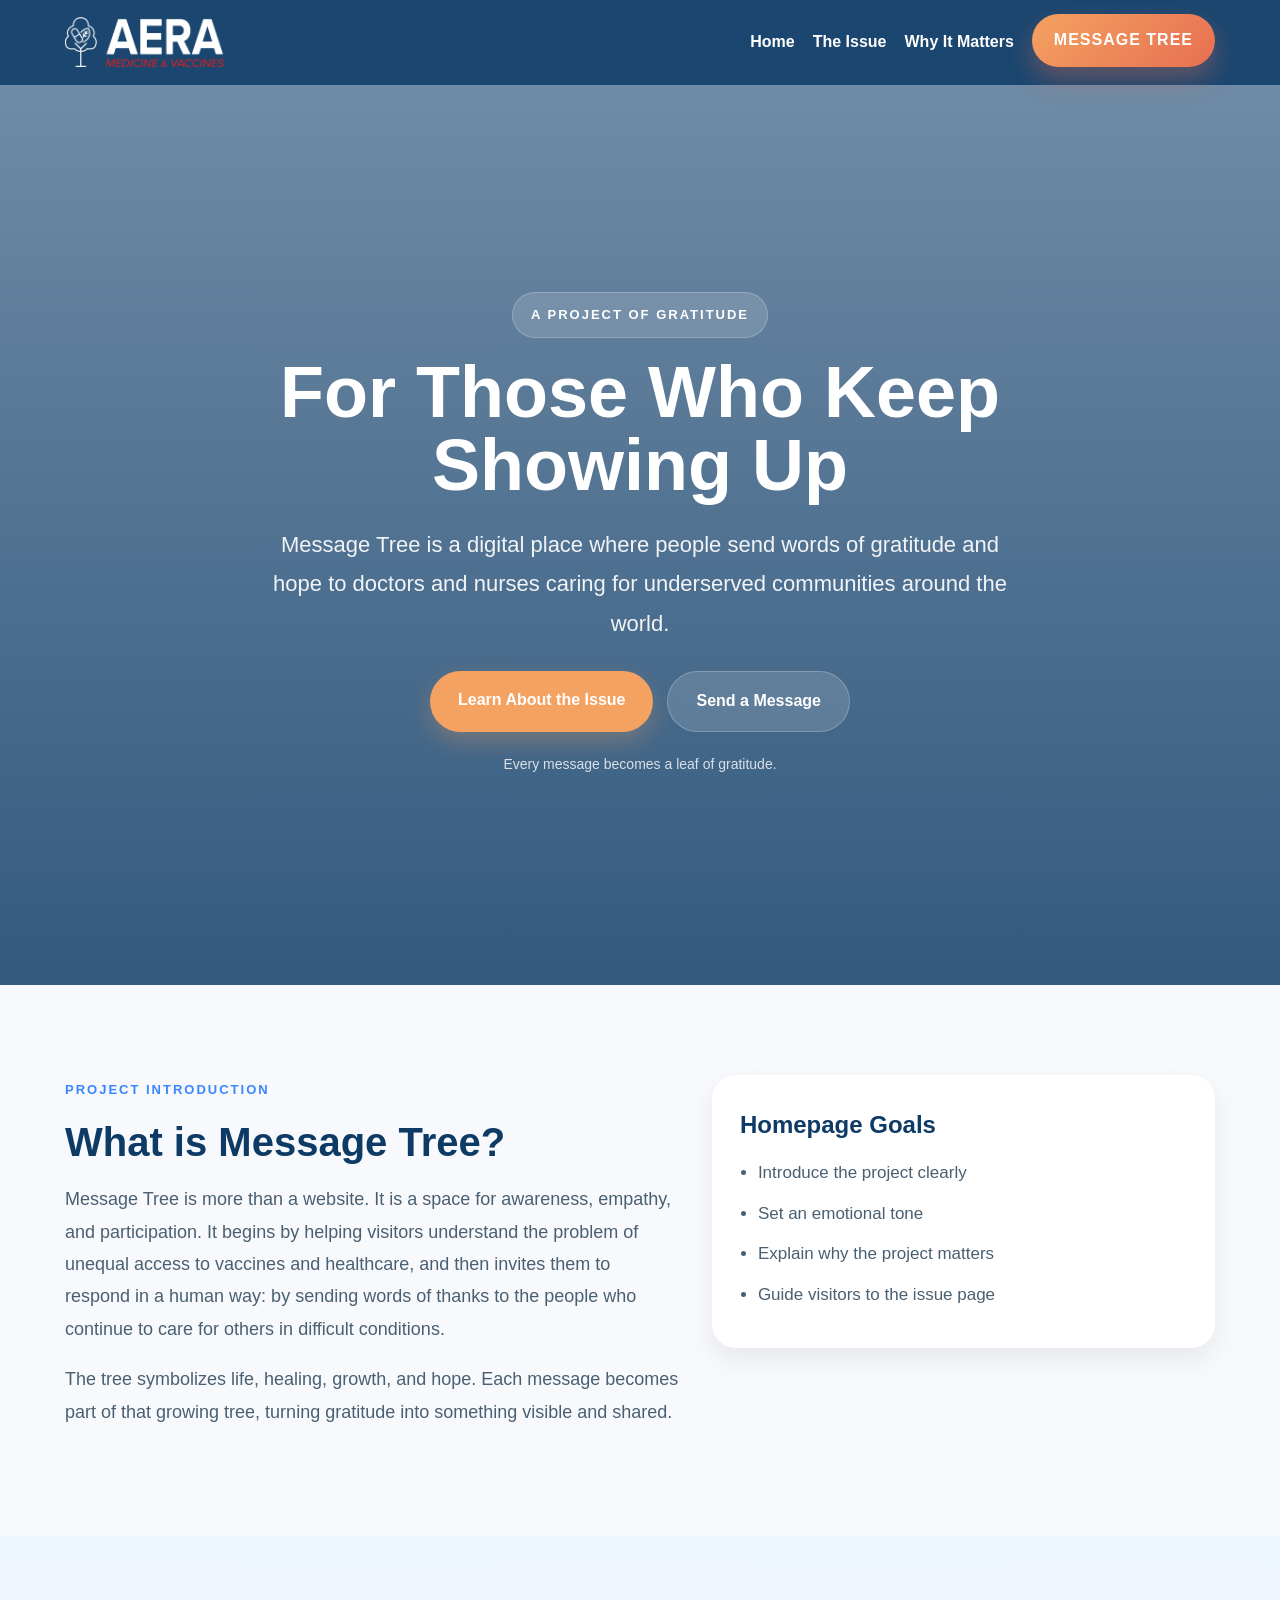
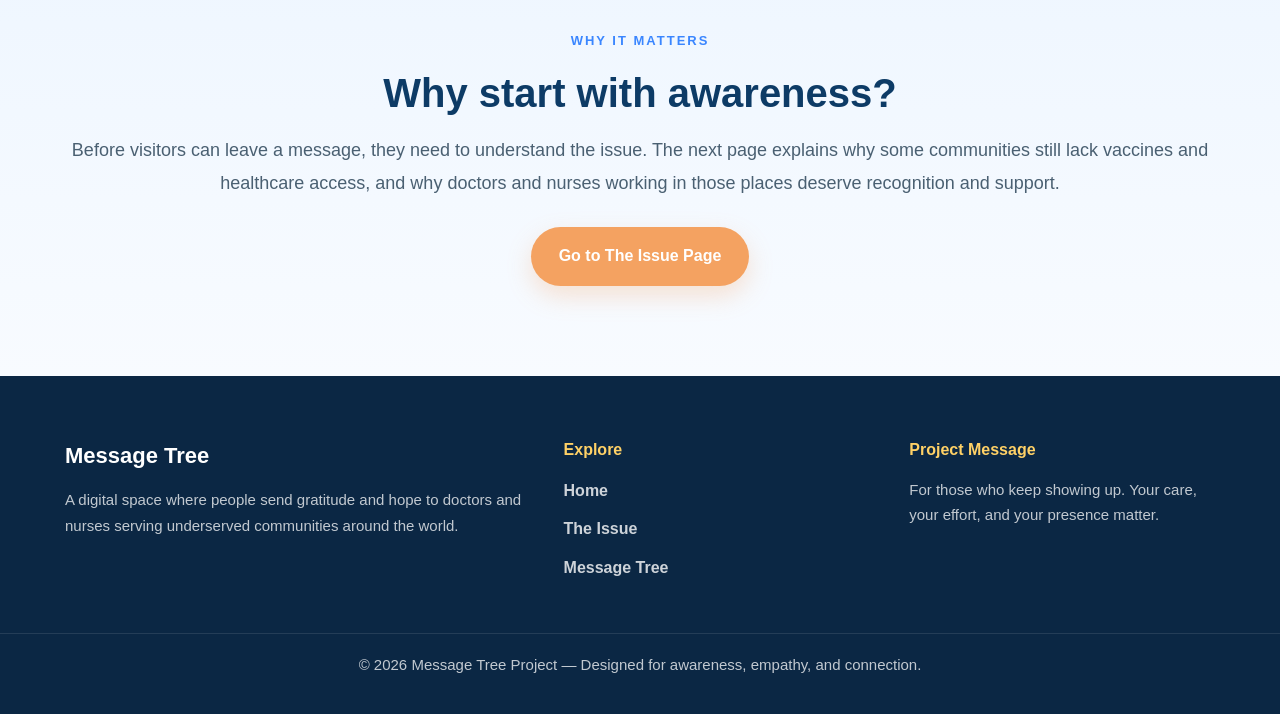
<file: index.html>
<!DOCTYPE html>
<html lang="en">
<head>
  <meta charset="UTF-8" />
  <meta name="viewport" content="width=device-width, initial-scale=1.0" />
  <title>Message Tree | Home</title>
  <link rel="stylesheet" href="style.css" />
</head>
<body>

  <nav class="navbar">
    <div class="container nav-inner">
      <div class="logo">
          <img src="logo2.png" alt="logo" height="50" align="right">
      </div>
      <div class="nav-links">
        <a href="index.html">Home</a>
        <a href="issue.html">The Issue</a>
        <a href="why.html">Why It Matters</a>
        <a class="menubold" href="message.html">MESSAGE TREE</a>
      </div>
    </div>
  </nav>

  <header class="hero">
    <div class="hero-overlay"></div>
    <div class="container hero-content">
      <div class="hero-tag">A Project of Gratitude</div>
      <h1>For Those Who Keep Showing Up</h1>
      <p>
        Message Tree is a digital place where people send words of gratitude
        and hope to doctors and nurses caring for underserved communities
        around the world.
      </p>
      <div class="hero-buttons">
        <a href="issue.html" class="btn btn-primary">Learn About the Issue</a>
        <a href="#" class="btn btn-secondary">Send a Message</a>
      </div>
      <div class="hero-note">Every message becomes a leaf of gratitude.</div>
    </div>
  </header>

  <section class="intro-section">
    <div class="container two-column">
      <div>
        <div class="eyebrow">Project Introduction</div>
        <h2>What is Message Tree?</h2>
        <p>
          Message Tree is more than a website. It is a space for awareness,
          empathy, and participation. It begins by helping visitors understand
          the problem of unequal access to vaccines and healthcare, and then
          invites them to respond in a human way: by sending words of thanks
          to the people who continue to care for others in difficult conditions.
        </p>
        <p>
          The tree symbolizes life, healing, growth, and hope. Each message
          becomes part of that growing tree, turning gratitude into something
          visible and shared.
        </p>
      </div>

      <div class="info-card">
        <h3>Homepage Goals</h3>
        <ul>
          <li>Introduce the project clearly</li>
          <li>Set an emotional tone</li>
          <li>Explain why the project matters</li>
          <li>Guide visitors to the issue page</li>
        </ul>
      </div>
    </div>
  </section>

  <section class="preview-section">
    <div class="container">
      <div class="eyebrow">Why it matters</div>
      <h2>Why start with awareness?</h2>
      <p class="section-text">
        Before visitors can leave a message, they need to understand the issue.
        The next page explains why some communities still lack vaccines and
        healthcare access, and why doctors and nurses working in those places
        deserve recognition and support.
      </p>
      <a href="issue.html" class="btn btn-primary">Go to The Issue Page</a>
    </div>
  </section>




  

<footer class="footer">
  <div class="container footer-grid">

    <div class="footer-about">
      <h3>Message Tree</h3>
      <p>
        A digital space where people send gratitude and hope to doctors and nurses
        serving underserved communities around the world.
      </p>
    </div>

    <div class="footer-links">
      <h4>Explore</h4>
      <ul>
        <li><a href="index.html">Home</a></li>
        <li><a href="issue.html">The Issue</a></li>
        <li><a href="#">Message Tree</a></li>
      </ul>
    </div>

    <div class="footer-message">
      <h4>Project Message</h4>
      <p>
        For those who keep showing up.  
        Your care, your effort, and your presence matter.
      </p>
    </div>

  </div>

  <div class="footer-bottom">
    <p>© 2026 Message Tree Project — Designed for awareness, empathy, and connection.</p>
  </div>
</footer>

</body>
</html>
</file>
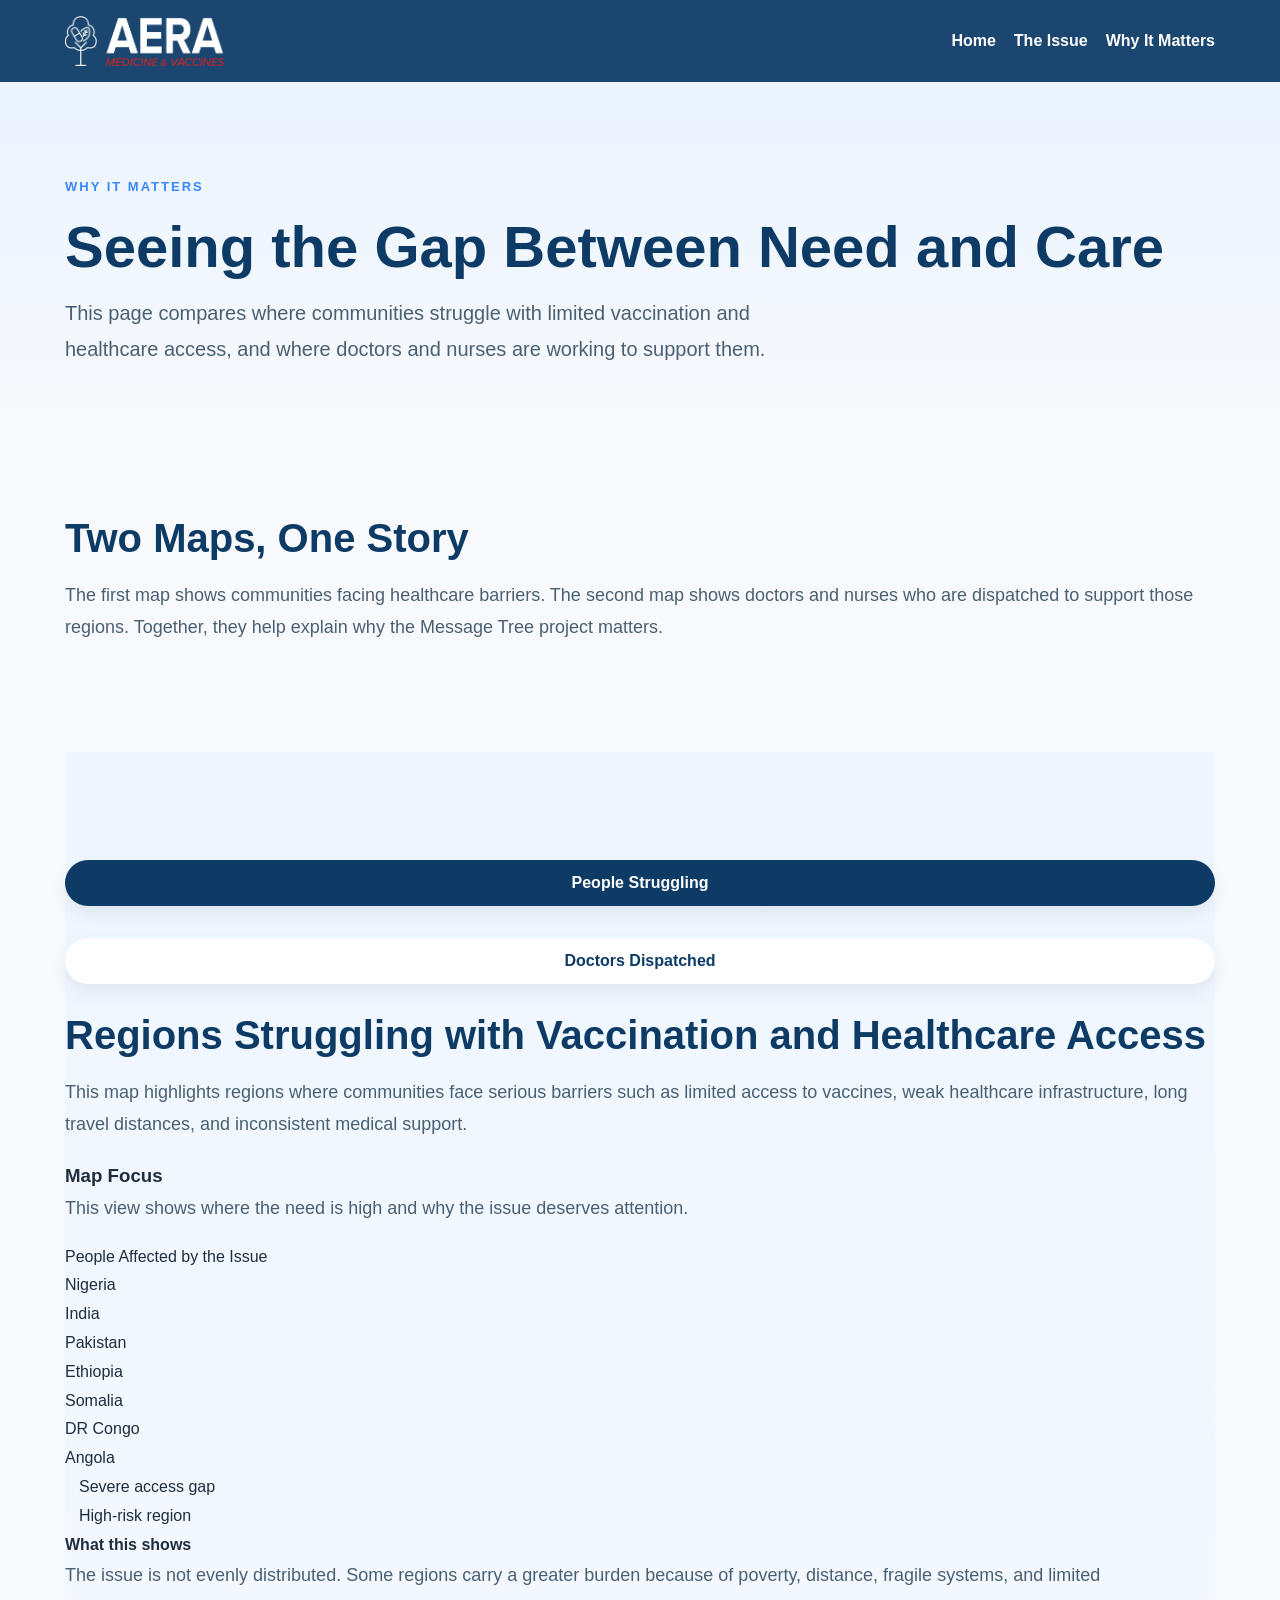
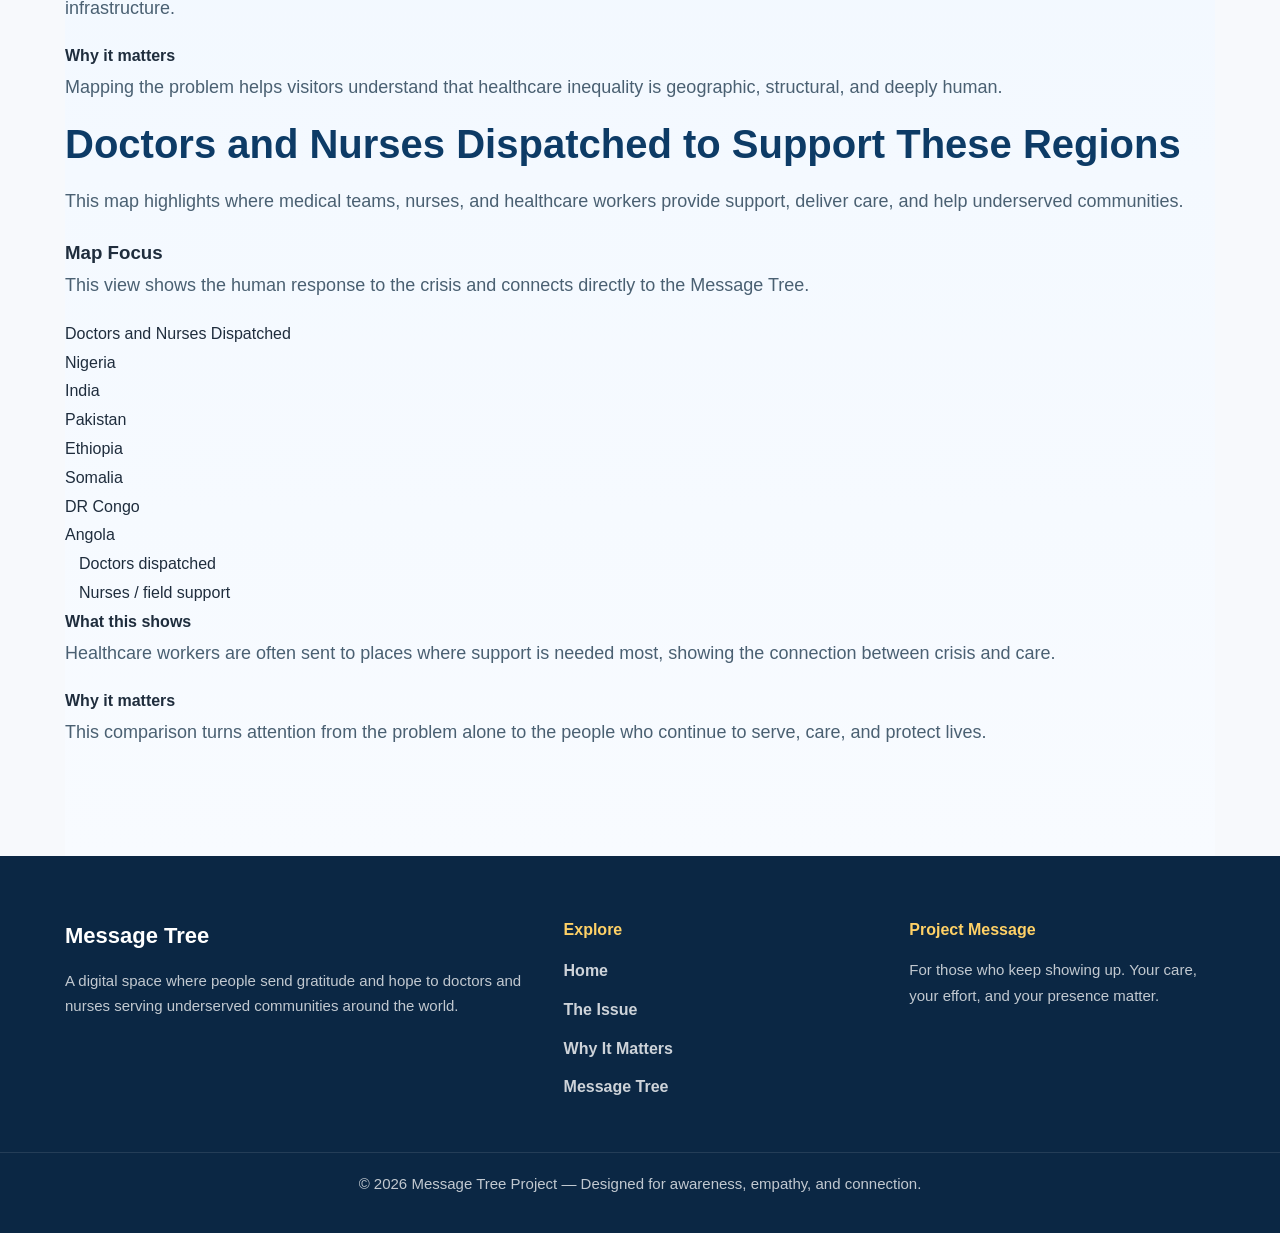
<file: comparison-map1.html>
<!DOCTYPE html>
<html lang="en">
<head>
  <meta charset="UTF-8" />
  <meta name="viewport" content="width=device-width, initial-scale=1.0" />
  <title>Message Tree | Why It Matters</title>
  <link rel="stylesheet" href="style.css" />
</head>
<body>

  <nav class="navbar">
    <div class="container nav-inner">
      <div class="logo">
        <img src="logo2.png" alt="logo" height="50" align="right">
      </div>

      <div class="nav-links">
        <a href="index.html">Home</a>
        <a href="issue.html">The Issue</a>
        <a href="why.html">Why It Matters</a>
      </div>
    </div>
  </nav>

  <header class="page-header why-hero">
    <div class="container">
      <div class="eyebrow">Why it matters</div>
      <h1>Seeing the Gap Between Need and Care</h1>
      <p class="page-subtitle">
        This page compares where communities struggle with limited vaccination and healthcare access,
        and where doctors and nurses are working to support them.
      </p>
    </div>
  </header>

  <main class="comparison-page">
    <div class="container">

      <section class="comparison-intro">
        <h2>Two Maps, One Story</h2>
        <p>
          The first map shows communities facing healthcare barriers. The second map shows
          doctors and nurses who are dispatched to support those regions. Together, they help
          explain why the Message Tree project matters.
        </p>
      </section>

      <section class="map-tabs-section">
        <div class="tabs">
          <button class="tab-button active" data-tab="tab1">People Struggling</button>
          <button class="tab-button" data-tab="tab2">Doctors Dispatched</button>
        </div>

        <div class="tab-panel active" id="tab1">
          <div class="panel-card">
            <div class="panel-head">
              <div>
                <h2>Regions Struggling with Vaccination and Healthcare Access</h2>
                <p>
                  This map highlights regions where communities face serious barriers such as limited access
                  to vaccines, weak healthcare infrastructure, long travel distances, and inconsistent medical support.
                </p>
              </div>

              <div class="summary-box">
                <h3>Map Focus</h3>
                <p>This view shows where the need is high and why the issue deserves attention.</p>
              </div>
            </div>

            <div class="visible-map-box">
              <div class="map-title-chip">People Affected by the Issue</div>

              <div class="marker severe nigeria"><span>Nigeria</span></div>
              <div class="marker severe india"><span>India</span></div>
              <div class="marker high pakistan"><span>Pakistan</span></div>
              <div class="marker high ethiopia"><span>Ethiopia</span></div>
              <div class="marker severe somalia"><span>Somalia</span></div>
              <div class="marker severe drc"><span>DR Congo</span></div>
              <div class="marker high angola"><span>Angola</span></div>

              <div class="map-legend">
                <div><span class="legend-dot severe-dot"></span>Severe access gap</div>
                <div><span class="legend-dot high-dot"></span>High-risk region</div>
              </div>
            </div>

            <div class="compare-footer">
              <div class="mini-card">
                <h4>What this shows</h4>
                <p>
                  The issue is not evenly distributed. Some regions carry a greater burden because of poverty,
                  distance, fragile systems, and limited infrastructure.
                </p>
              </div>

              <div class="mini-card">
                <h4>Why it matters</h4>
                <p>
                  Mapping the problem helps visitors understand that healthcare inequality is geographic,
                  structural, and deeply human.
                </p>
              </div>
            </div>
          </div>
        </div>

        <div class="tab-panel" id="tab2">
          <div class="panel-card">
            <div class="panel-head">
              <div>
                <h2>Doctors and Nurses Dispatched to Support These Regions</h2>
                <p>
                  This map highlights where medical teams, nurses, and healthcare workers provide support,
                  deliver care, and help underserved communities.
                </p>
              </div>

              <div class="summary-box">
                <h3>Map Focus</h3>
                <p>This view shows the human response to the crisis and connects directly to the Message Tree.</p>
              </div>
            </div>

            <div class="visible-map-box">
              <div class="map-title-chip">Doctors and Nurses Dispatched</div>

              <div class="marker doctor nigeria"><span>Nigeria</span></div>
              <div class="marker doctor india"><span>India</span></div>
              <div class="marker nurse pakistan"><span>Pakistan</span></div>
              <div class="marker nurse ethiopia"><span>Ethiopia</span></div>
              <div class="marker doctor somalia"><span>Somalia</span></div>
              <div class="marker doctor drc"><span>DR Congo</span></div>
              <div class="marker nurse angola"><span>Angola</span></div>

              <div class="map-legend">
                <div><span class="legend-dot doctor-dot"></span>Doctors dispatched</div>
                <div><span class="legend-dot nurse-dot"></span>Nurses / field support</div>
              </div>
            </div>

            <div class="compare-footer">
              <div class="mini-card">
                <h4>What this shows</h4>
                <p>
                  Healthcare workers are often sent to places where support is needed most,
                  showing the connection between crisis and care.
                </p>
              </div>

              <div class="mini-card">
                <h4>Why it matters</h4>
                <p>
                  This comparison turns attention from the problem alone to the people who continue
                  to serve, care, and protect lives.
                </p>
              </div>
            </div>
          </div>
        </div>
      </section>

    </div>
  </main>

  <footer class="footer">
    <div class="container footer-grid">
      <div class="footer-about">
        <h3>Message Tree</h3>
        <p>A digital space where people send gratitude and hope to doctors and nurses serving underserved communities around the world.</p>
      </div>

      <div class="footer-links">
        <h4>Explore</h4>
        <ul>
          <li><a href="index.html">Home</a></li>
          <li><a href="issue.html">The Issue</a></li>
          <li><a href="why.html">Why It Matters</a></li>
          <li><a href="#">Message Tree</a></li>
        </ul>
      </div>

      <div class="footer-message">
        <h4>Project Message</h4>
        <p>For those who keep showing up. Your care, your effort, and your presence matter.</p>
      </div>
    </div>

    <div class="footer-bottom">
      <p>© 2026 Message Tree Project — Designed for awareness, empathy, and connection.</p>
    </div>
  </footer>

  <script>
    const buttons = document.querySelectorAll(".tab-button");
    const panels = document.querySelectorAll(".tab-panel");

    buttons.forEach(button => {
      button.addEventListener("click", () => {
        const target = button.dataset.tab;
        buttons.forEach(btn => btn.classList.remove("active"));
        panels.forEach(panel => panel.classList.remove("active"));
        button.classList.add("active");
        document.getElementById(target).classList.add("active");
      });
    });
  </script>

</body>
</html>
</file>
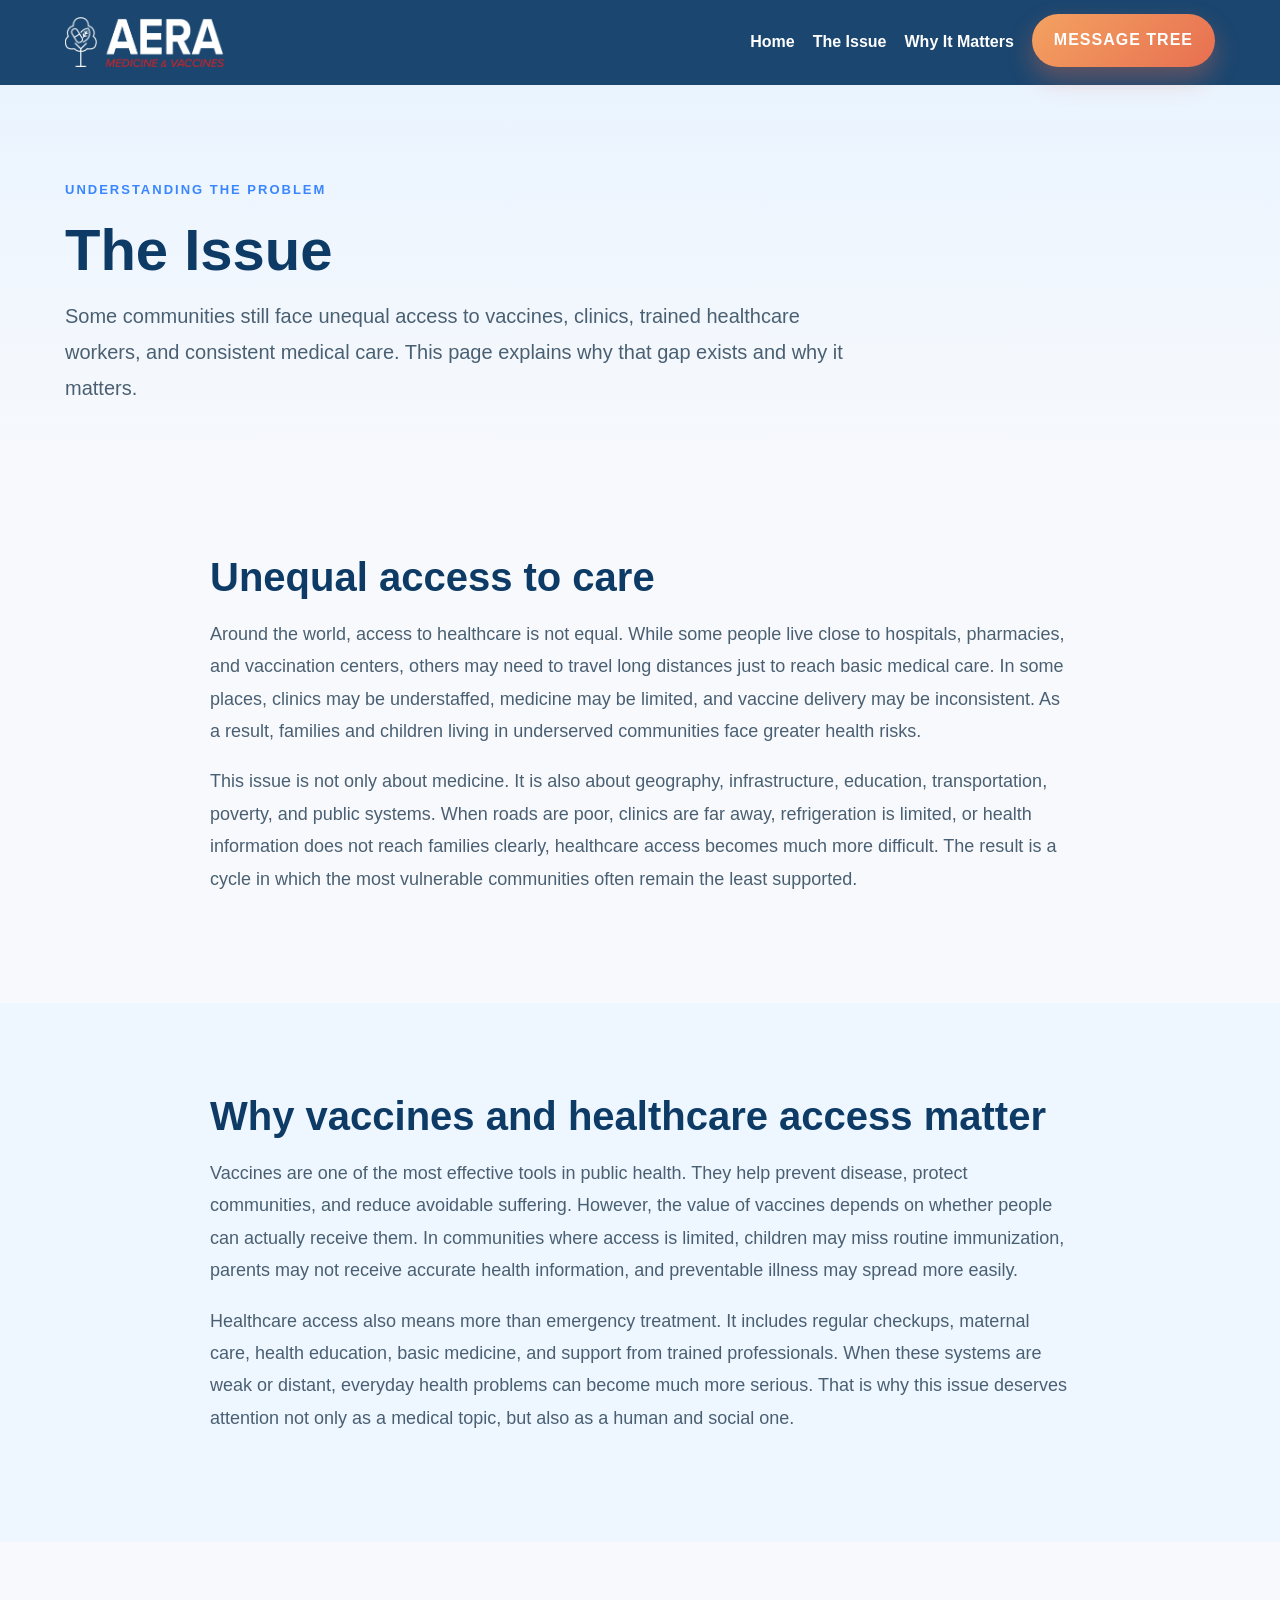
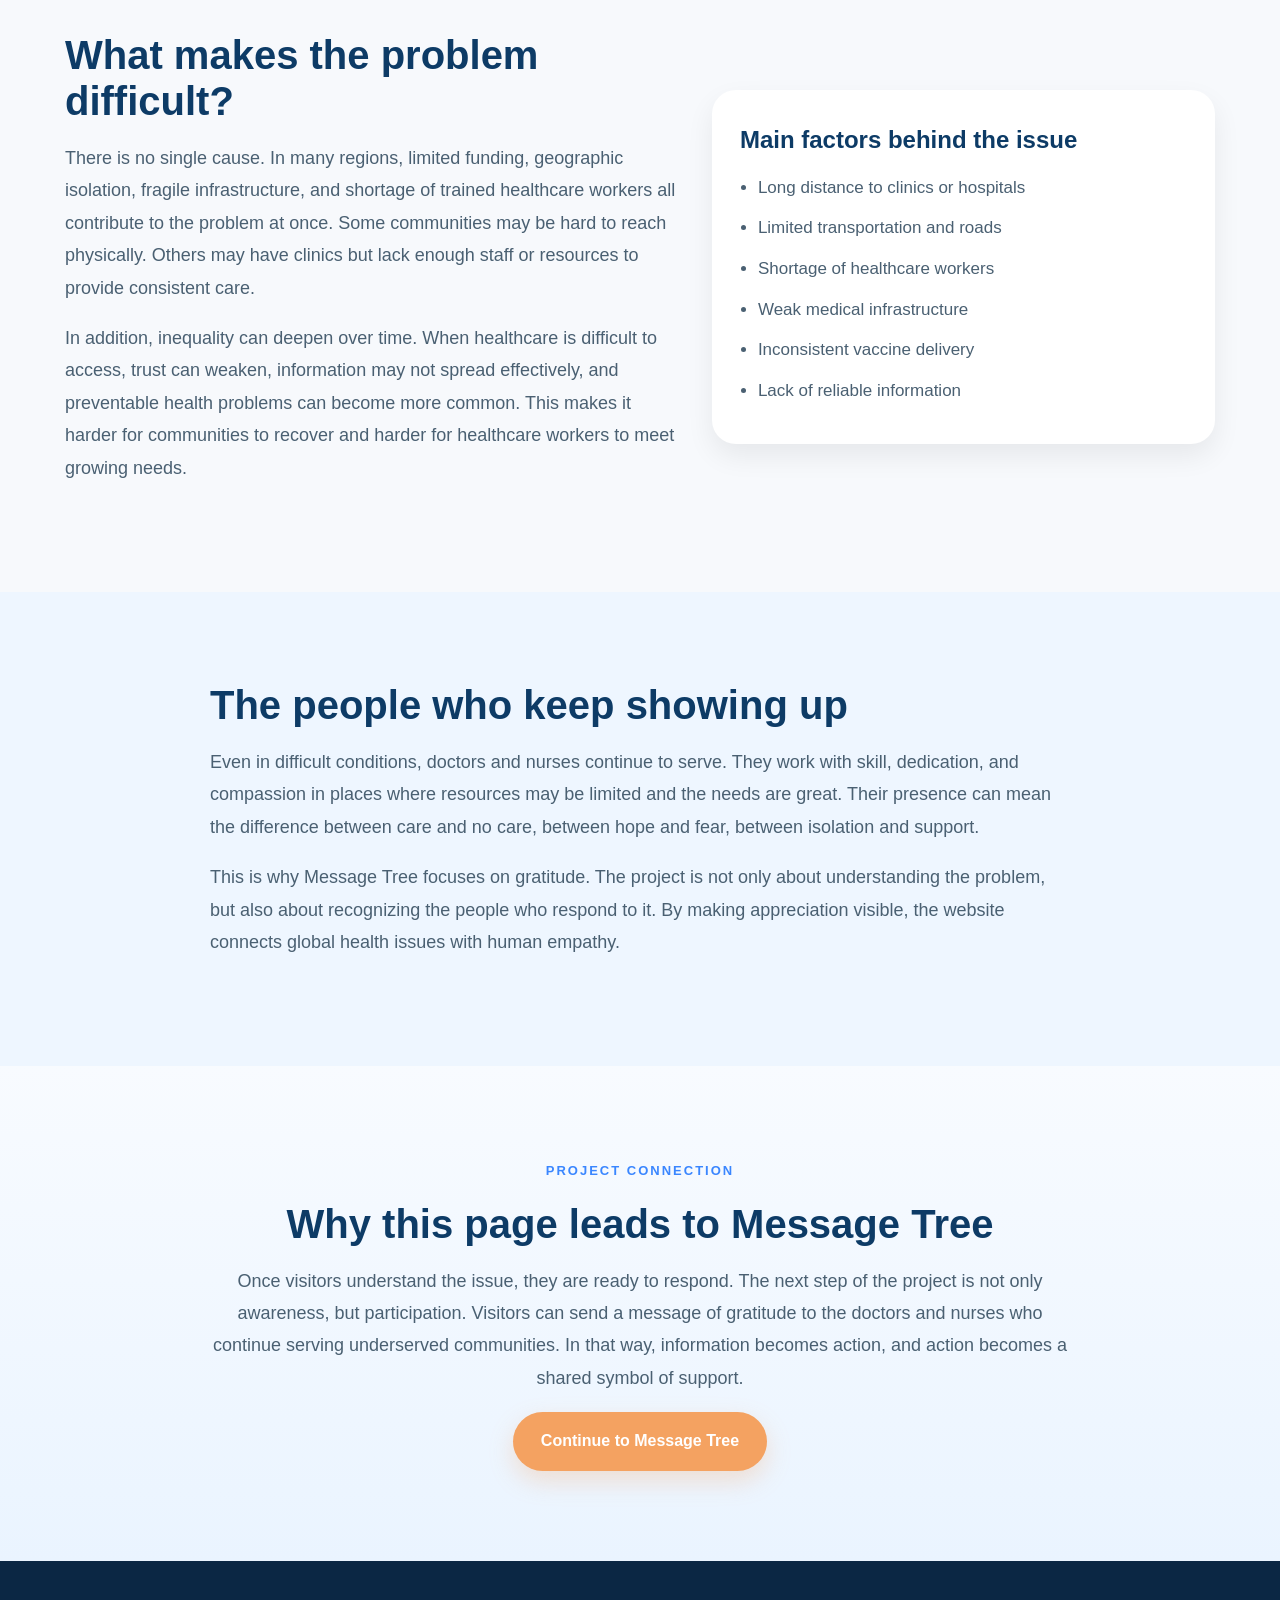
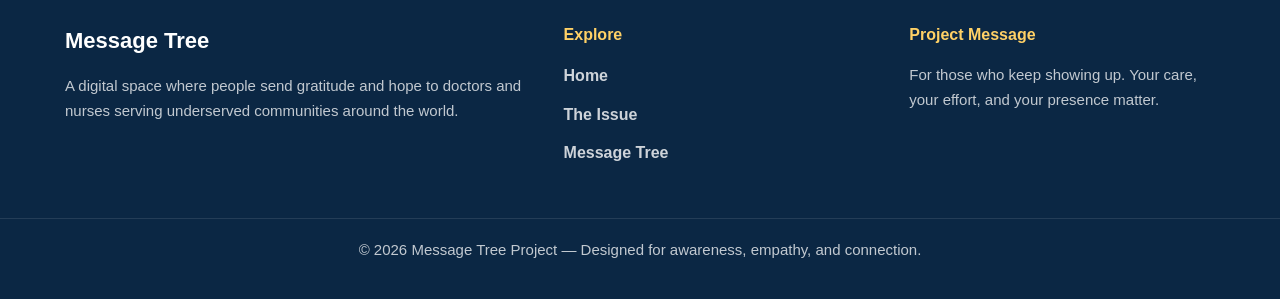
<file: issue.html>
<!DOCTYPE html>
<html lang="en">
<head>
  <meta charset="UTF-8" />
  <meta name="viewport" content="width=device-width, initial-scale=1.0" />
  <title>Message Tree | The Issue</title>
  <link rel="stylesheet" href="style.css" />
</head>
<body>

  <nav class="navbar">
    <div class="container nav-inner">
      <div class="logo">
        <img src="logo2.png" alt="logo" height="50" align="right">
      </div>
      <div class="nav-links">
        <a href="index.html">Home</a>
        <a href="issue.html">The Issue</a>
        <a href="why.html">Why It Matters</a>
        <a class="menubold" href="message.html">MESSAGE TREE</a>
      </div>
    </div>
  </nav>

  <header class="page-header">
    <div class="container">
      <div class="eyebrow">Understanding the Problem</div>
      <h1>The Issue</h1>
      <p class="page-subtitle">
        Some communities still face unequal access to vaccines, clinics,
        trained healthcare workers, and consistent medical care. This page
        explains why that gap exists and why it matters.
      </p>
    </div>
  </header>

  <section class="content-section">
    <div class="container narrow">
      <h2>Unequal access to care</h2>
      <p>
        Around the world, access to healthcare is not equal. While some people
        live close to hospitals, pharmacies, and vaccination centers, others
        may need to travel long distances just to reach basic medical care.
        In some places, clinics may be understaffed, medicine may be limited,
        and vaccine delivery may be inconsistent. As a result, families and
        children living in underserved communities face greater health risks.
      </p>
      <p>
        This issue is not only about medicine. It is also about geography,
        infrastructure, education, transportation, poverty, and public systems.
        When roads are poor, clinics are far away, refrigeration is limited,
        or health information does not reach families clearly, healthcare
        access becomes much more difficult. The result is a cycle in which the
        most vulnerable communities often remain the least supported.
      </p>
    </div>
  </section>

  <section class="content-section alt-bg">
    <div class="container narrow">
      <h2>Why vaccines and healthcare access matter</h2>
      <p>
        Vaccines are one of the most effective tools in public health. They
        help prevent disease, protect communities, and reduce avoidable
        suffering. However, the value of vaccines depends on whether people
        can actually receive them. In communities where access is limited,
        children may miss routine immunization, parents may not receive
        accurate health information, and preventable illness may spread more
        easily.
      </p>
      <p>
        Healthcare access also means more than emergency treatment. It includes
        regular checkups, maternal care, health education, basic medicine,
        and support from trained professionals. When these systems are weak
        or distant, everyday health problems can become much more serious.
        That is why this issue deserves attention not only as a medical topic,
        but also as a human and social one.
      </p>
    </div>
  </section>

  <section class="content-section">
    <div class="container two-column issue-grid">
      <div>
        <h2>What makes the problem difficult?</h2>
        <p>
          There is no single cause. In many regions, limited funding,
          geographic isolation, fragile infrastructure, and shortage of
          trained healthcare workers all contribute to the problem at once.
          Some communities may be hard to reach physically. Others may have
          clinics but lack enough staff or resources to provide consistent care.
        </p>
        <p>
          In addition, inequality can deepen over time. When healthcare is
          difficult to access, trust can weaken, information may not spread
          effectively, and preventable health problems can become more common.
          This makes it harder for communities to recover and harder for
          healthcare workers to meet growing needs.
        </p>
      </div>

      <div class="info-card">
        <h3>Main factors behind the issue</h3>
        <ul>
          <li>Long distance to clinics or hospitals</li>
          <li>Limited transportation and roads</li>
          <li>Shortage of healthcare workers</li>
          <li>Weak medical infrastructure</li>
          <li>Inconsistent vaccine delivery</li>
          <li>Lack of reliable information</li>
        </ul>
      </div>
    </div>
  </section>

  <section class="content-section alt-bg">
    <div class="container narrow">
      <h2>The people who keep showing up</h2>
      <p>
        Even in difficult conditions, doctors and nurses continue to serve.
        They work with skill, dedication, and compassion in places where
        resources may be limited and the needs are great. Their presence can
        mean the difference between care and no care, between hope and fear,
        between isolation and support.
      </p>
      <p>
        This is why Message Tree focuses on gratitude. The project is not only
        about understanding the problem, but also about recognizing the people
        who respond to it. By making appreciation visible, the website connects
        global health issues with human empathy.
      </p>
    </div>
  </section>

  <section class="content-section closing-section">
    <div class="container narrow center-text">
      <div class="eyebrow">Project Connection</div>
      <h2>Why this page leads to Message Tree</h2>
      <p>
        Once visitors understand the issue, they are ready to respond. The next
        step of the project is not only awareness, but participation. Visitors
        can send a message of gratitude to the doctors and nurses who continue
        serving underserved communities. In that way, information becomes action,
        and action becomes a shared symbol of support.
      </p>
      <a href="#" class="btn btn-primary">Continue to Message Tree</a>
    </div>
  </section>

<footer class="footer">
  <div class="container footer-grid">

    <div class="footer-about">
      <h3>Message Tree</h3>
      <p>
        A digital space where people send gratitude and hope to doctors and nurses
        serving underserved communities around the world.
      </p>
    </div>

    <div class="footer-links">
      <h4>Explore</h4>
      <ul>
        <li><a href="index.html">Home</a></li>
        <li><a href="issue.html">The Issue</a></li>
        <li><a href="#">Message Tree</a></li>
      </ul>
    </div>

    <div class="footer-message">
      <h4>Project Message</h4>
      <p>
        For those who keep showing up.  
        Your care, your effort, and your presence matter.
      </p>
    </div>

  </div>

  <div class="footer-bottom">
    <p>© 2026 Message Tree Project — Designed for awareness, empathy, and connection.</p>
  </div>
</footer>

</body>
</html>
</file>
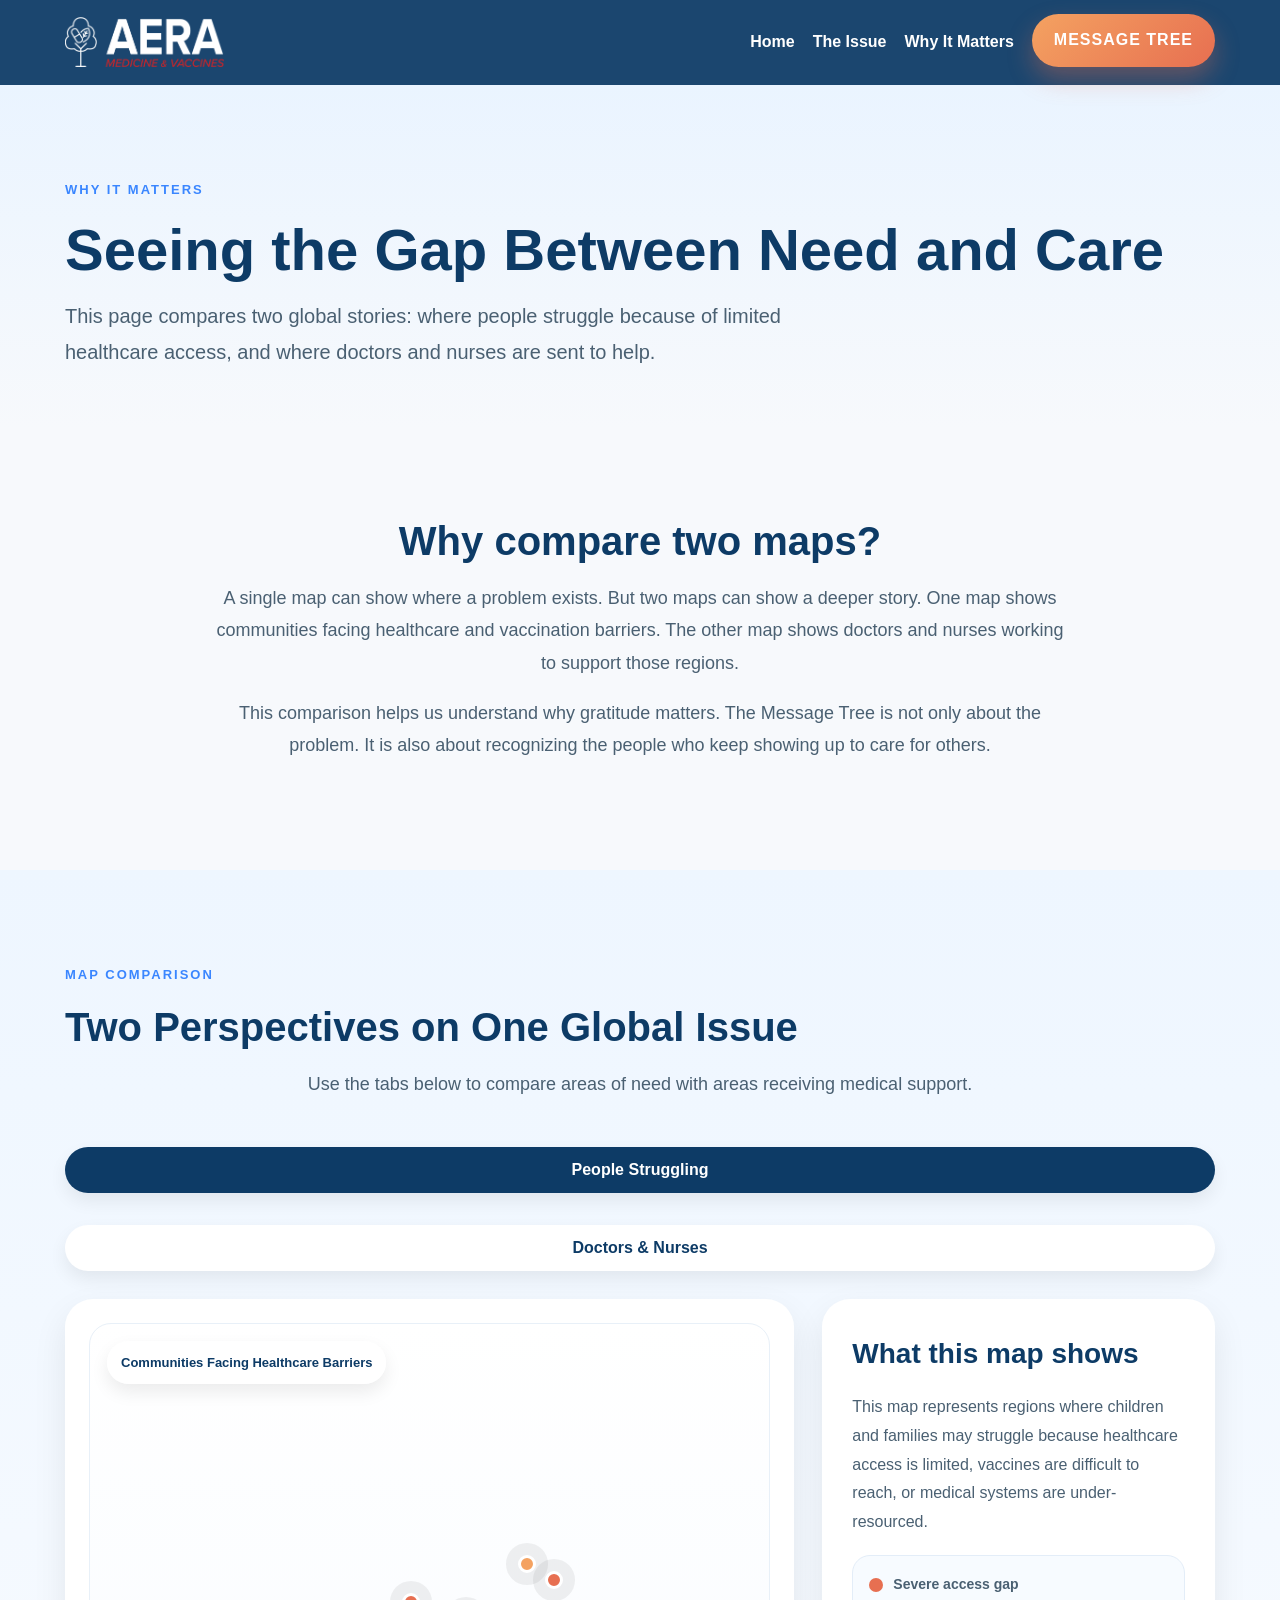
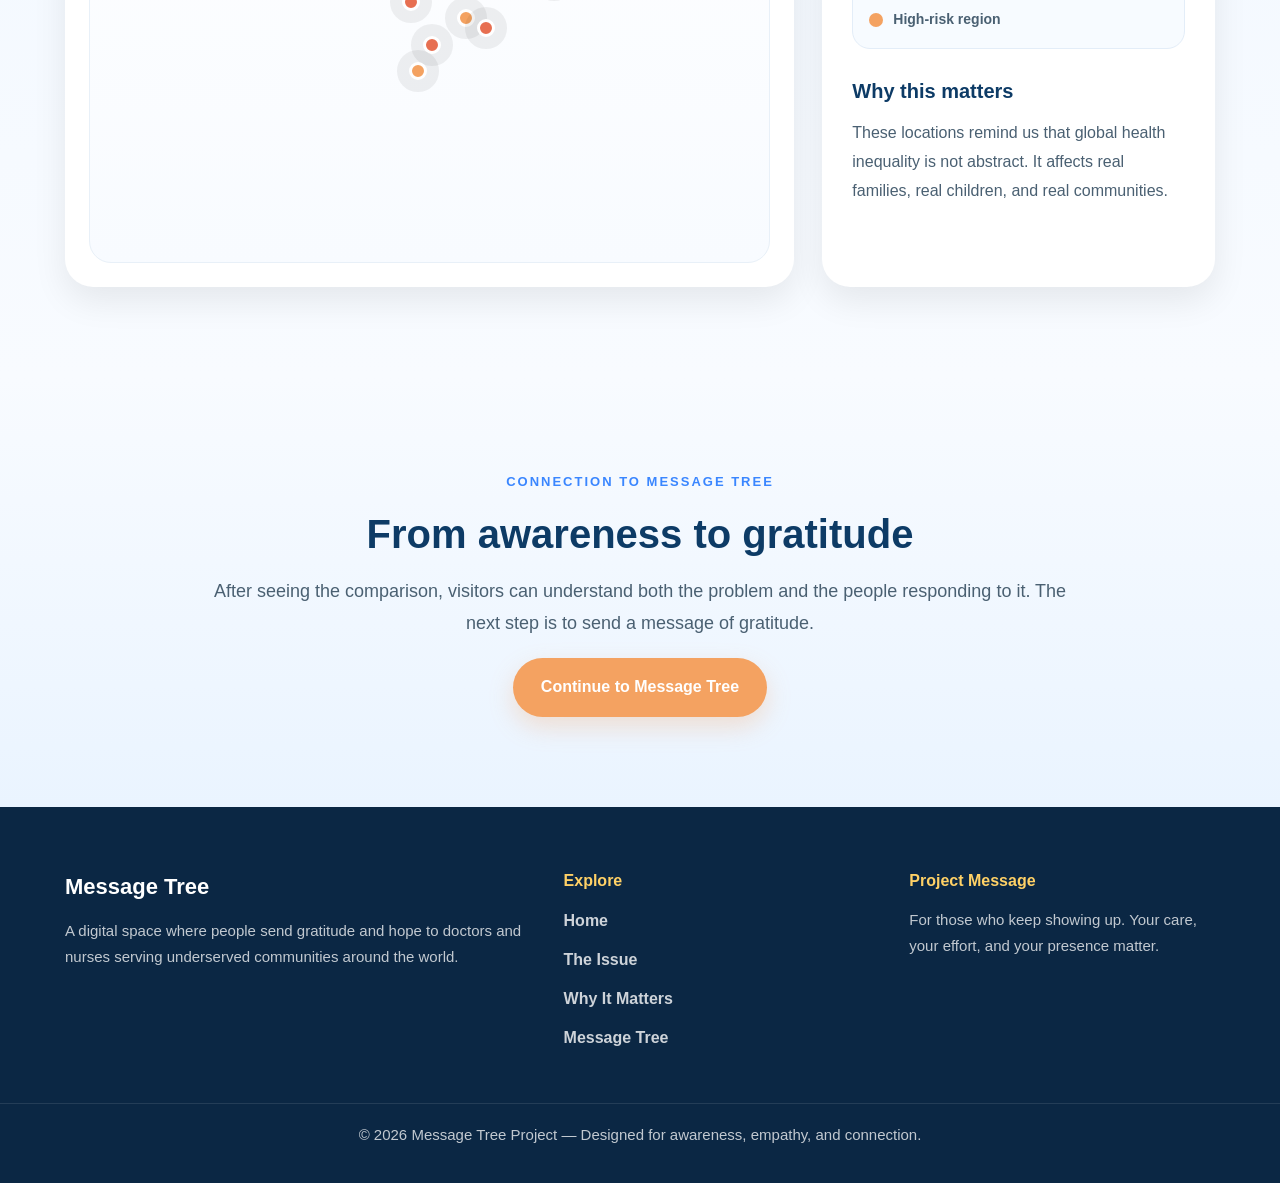
<file: why.html>
<!DOCTYPE html>
<html lang="en">
<head>
  <meta charset="UTF-8" />
  <meta name="viewport" content="width=device-width, initial-scale=1.0" />
  <title>Message Tree | Why It Matters</title>
  <link rel="stylesheet" href="style.css" />
</head>
<body>

  <nav class="navbar">
    <div class="container nav-inner">
      <div class="logo">
        <img src="logo2.png" alt="logo" height="50" align="right">
      </div>
      <div class="nav-links">
        <a href="index.html">Home</a>
        <a href="issue.html">The Issue</a>
        <a href="why.html">Why It Matters</a>
        <a class="menubold" href="message.html">MESSAGE TREE</a>
      </div>
    </div>
  </nav>

  <header class="page-header why-header">
    <div class="container">
      <div class="eyebrow">Why it matters</div>
      <h1>Seeing the Gap Between Need and Care</h1>
      <p class="page-subtitle">
        This page compares two global stories: where people struggle because of limited
        healthcare access, and where doctors and nurses are sent to help.
      </p>
    </div>
  </header>

  <section class="content-section">
    <div class="container narrow center-text">
      <h2>Why compare two maps?</h2>
      <p>
        A single map can show where a problem exists. But two maps can show a deeper story.
        One map shows communities facing healthcare and vaccination barriers. The other map
        shows doctors and nurses working to support those regions.
      </p>
      <p>
        This comparison helps us understand why gratitude matters. The Message Tree is not
        only about the problem. It is also about recognizing the people who keep showing up
        to care for others.
      </p>
    </div>
  </section>

  <section class="map-tabs-section">
    <div class="container">
      <div class="eyebrow">Map comparison</div>
      <h2>Two Perspectives on One Global Issue</h2>
      <p class="section-text">
        Use the tabs below to compare areas of need with areas receiving medical support.
      </p>

      <div class="tabs">
        <button class="tab-button active" onclick="showTab('need')">
          People Struggling
        </button>
        <button class="tab-button" onclick="showTab('care')">
          Doctors & Nurses
        </button>
      </div>

      <div class="tab-content active" id="need">
        <div class="map-layout">
          <div class="map-card">
            <div class="map-label">Communities Facing Healthcare Barriers</div>

            <div class="world-map">
              <span class="map-marker red nigeria"></span>
              <span class="map-marker red india"></span>
              <span class="map-marker orange pakistan"></span>
              <span class="map-marker orange ethiopia"></span>
              <span class="map-marker red somalia"></span>
              <span class="map-marker red drc"></span>
              <span class="map-marker orange angola"></span>
            </div>
          </div>

          <div class="map-info-panel">
            <h3>What this map shows</h3>
            <p>
              This map represents regions where children and families may struggle because
              healthcare access is limited, vaccines are difficult to reach, or medical
              systems are under-resourced.
            </p>

            <div class="legend-box">
              <div><span class="legend-dot red"></span> Severe access gap</div>
              <div><span class="legend-dot orange"></span> High-risk region</div>
            </div>

            <h4>Why this matters</h4>
            <p>
              These locations remind us that global health inequality is not abstract.
              It affects real families, real children, and real communities.
            </p>
          </div>
        </div>
      </div>

      <div class="tab-content" id="care">
        <div class="map-layout">
          <div class="map-card">
            <div class="map-label">Doctors and Nurses Providing Support</div>

            <div class="world-map">
              <span class="map-marker blue nigeria"></span>
              <span class="map-marker blue india"></span>
              <span class="map-marker green pakistan"></span>
              <span class="map-marker green ethiopia"></span>
              <span class="map-marker blue somalia"></span>
              <span class="map-marker blue drc"></span>
              <span class="map-marker green angola"></span>
            </div>
          </div>

          <div class="map-info-panel">
            <h3>What this map shows</h3>
            <p>
              This map represents the human response: doctors, nurses, and healthcare
              workers who travel, serve, and support communities where care is needed.
            </p>

            <div class="legend-box">
              <div><span class="legend-dot blue"></span> Doctors dispatched</div>
              <div><span class="legend-dot green"></span> Nurses / field support</div>
            </div>

            <h4>Why this matters</h4>
            <p>
              This is where the Message Tree connects to the project. The website gives
              visitors a way to recognize and thank the people behind this work.
            </p>
          </div>
        </div>
      </div>

    </div>
  </section>

  <section class="content-section closing-section">
    <div class="container narrow center-text">
      <div class="eyebrow">Connection to Message Tree</div>
      <h2>From awareness to gratitude</h2>
      <p>
        After seeing the comparison, visitors can understand both the problem and the
        people responding to it. The next step is to send a message of gratitude.
      </p>
      <a href="#" class="btn btn-primary">Continue to Message Tree</a>
    </div>
  </section>

  <footer class="footer">
    <div class="container footer-grid">

      <div class="footer-about">
        <h3>Message Tree</h3>
        <p>
          A digital space where people send gratitude and hope to doctors and nurses
          serving underserved communities around the world.
        </p>
      </div>

      <div class="footer-links">
        <h4>Explore</h4>
        <ul>
          <li><a href="index.html">Home</a></li>
          <li><a href="issue.html">The Issue</a></li>
          <li><a href="why.html">Why It Matters</a></li>
          <li><a href="#">Message Tree</a></li>
        </ul>
      </div>

      <div class="footer-message">
        <h4>Project Message</h4>
        <p>
          For those who keep showing up.
          Your care, your effort, and your presence matter.
        </p>
      </div>

    </div>

    <div class="footer-bottom">
      <p>© 2026 Message Tree Project — Designed for awareness, empathy, and connection.</p>
    </div>
  </footer>

  <script>
    function showTab(tabId) {
      const contents = document.querySelectorAll(".tab-content");
      const buttons = document.querySelectorAll(".tab-button");

      contents.forEach(content => {
        content.classList.remove("active");
      });

      buttons.forEach(button => {
        button.classList.remove("active");
      });

      document.getElementById(tabId).classList.add("active");
      event.target.classList.add("active");
    }
  </script>

</body>
</html>
</file>
<file: style.css>
* {
  box-sizing: border-box;
  margin: 0;
  padding: 0;
}

html {
  scroll-behavior: smooth;
}

body {
  font-family: Arial, sans-serif;
  background: #f7f9fc;
  color: #1f2d3d;
  line-height: 1.8;
}

a {
  color: white;
  text-decoration: none;
  font-weight: 600;
  transition: 0.3s ease;

}

.container {
  width: min(1150px, 92%);
  margin: 0 auto;
}

.narrow {
  width: min(860px, 92%);
  margin: 0 auto;
}

.center-text {
  text-align: center;
}

/* NAV */
.navbar {
  position: sticky;
  top: 0;
  z-index: 1000;
  background: rgba(13, 59, 102, 0.94);
  backdrop-filter: blur(8px);
  padding: 16px 0;
}

.nav-inner {
  display: flex;
  justify-content: space-between;
  align-items: center;
  gap: 20px;
}

.logo {
  color: white;
  height: 50px;
  width: auto;
  font-size: 22px;
  font-weight: bold;
}

.nav-links {
  display: flex;
  align-items: center;
  gap: 18px;
}

.nav-links a {
  color: white;
  text-decoration: none;
  font-weight: 600;
  transition: 0.3s ease;
}

/* normal menu hover */
.nav-links a:hover {
  opacity: 0.8;
}

/* POPPED OUT MENU */
.menubold {
  background: linear-gradient(135deg, #f4a261, #e76f51);
  padding: 12px 22px;
  border-radius: 999px;
  color: white !important;
  font-weight: bold;
  letter-spacing: 1px;
  box-shadow: 0 12px 24px rgba(231,111,81,0.35);
  transform: translateY(-2px);
  transition: 0.3s ease;
}

/* hover effect */
.menubold:hover {
  transform: translateY(-5px) scale(1.04);
  box-shadow: 0 18px 34px rgba(231,111,81,0.45);
}

/* HERO */
.hero {
  position: relative;
  min-height: 100vh;
  background:
    linear-gradient(to bottom, rgba(13,59,102,0.58), rgba(13,59,102,0.84)),
    url("https://images.unsplash.com/photo-1501004318641-b39e6451bec6?auto=format&fit=crop&w=1600&q=80")
    center/cover no-repeat;
  display: flex;
  align-items: center;
  text-align: center;
  color: white;
}

.hero-overlay {
  position: absolute;
  inset: 0;
}

.hero-content {
  position: relative;
  z-index: 2;
  max-width: 820px;
  margin: 0 auto;
  padding: 40px 0;
}

.hero-tag,
.eyebrow {
  display: inline-block;
  margin-bottom: 18px;
  font-size: 13px;
  font-weight: bold;
  letter-spacing: 2px;
  text-transform: uppercase;
  color: #3a86ff;
}

.hero-tag {
  color: white;
  padding: 10px 18px;
  border-radius: 999px;
  background: rgba(255,255,255,0.14);
  border: 1px solid rgba(255,255,255,0.22);
}

.hero h1 {
  font-size: 72px;
  line-height: 1.02;
  margin-bottom: 22px;
}

.hero p {
  font-size: 22px;
  max-width: 760px;
  margin: 0 auto 28px;
  color: rgba(255,255,255,0.92);
}

.hero-buttons {
  display: flex;
  justify-content: center;
  flex-wrap: wrap;
  gap: 14px;
}

.hero-note {
  margin-top: 20px;
  font-size: 14px;
  color: rgba(255,255,255,0.8);
}

/* BUTTONS */
.btn {
  display: inline-block;
  padding: 15px 28px;
  border-radius: 999px;
  font-weight: bold;
  transition: 0.3s ease;
}

.btn-primary {
  background: #f4a261;
  color: white;
  box-shadow: 0 10px 24px rgba(244,162,97,0.28);
}

.btn-primary:hover {
  background: #e76f51;
  transform: translateY(-2px);
}

.btn-secondary {
  background: rgba(255,255,255,0.14);
  color: white;
  border: 1px solid rgba(255,255,255,0.22);
}

.btn-secondary:hover {
  background: rgba(255,255,255,0.2);
}

/* PAGE HEADER */
.page-header {
  padding: 90px 0 40px;
  background: linear-gradient(to bottom, #eaf4ff, #f7f9fc);
}

.page-header h1 {
  font-size: 58px;
  line-height: 1.08;
  color: #0d3b66;
  margin-bottom: 16px;
}

.page-subtitle {
  font-size: 20px;
  color: #4a6072;
  max-width: 780px;
}

/* SECTIONS */
section {
  padding: 90px 0;
}

h2 {
  font-size: 40px;
  color: #0d3b66;
  margin-bottom: 18px;
  line-height: 1.15;
}

p {
  font-size: 18px;
  color: #4a6072;
  margin-bottom: 18px;
}

.section-text {
  max-width: 1150px;
  margin-bottom: 28px;
  text-align: center;
}

.alt-bg {
  background: #eef6ff;
}

/* LAYOUTS */
.two-column {
  display: grid;
  grid-template-columns: 1.1fr 0.9fr;
  gap: 32px;
  align-items: start;
}

.issue-grid {
  align-items: center;
}

/* CARDS */
.info-card {
  background: white;
  border-radius: 24px;
  padding: 28px;
  box-shadow: 0 12px 28px rgba(0,0,0,0.07);
}

.info-card h3 {
  color: #0d3b66;
  font-size: 24px;
  margin-bottom: 12px;
}

.info-card ul {
  padding-left: 18px;
}

.info-card li {
  color: #4a6072;
  margin-bottom: 10px;
  font-size: 17px;
}

/* PREVIEW */
.preview-section {
  background: linear-gradient(to bottom, #eef6ff, #f8fbff);
  text-align: center;
}

.closing-section {
  background: linear-gradient(to bottom, #f8fbff, #eaf4ff);
}


/* MESSAGE HERO */

.message-hero {
  padding: 130px 20px 90px;
  text-align: center;
  background:
    linear-gradient(
      to bottom,
      rgba(13,59,102,0.65),
      rgba(238,246,255,0.96)
    ),
    url("https://images.unsplash.com/photo-1505751172876-fa1923c5c528?auto=format&fit=crop&w=1600&q=80")
    center/cover no-repeat;
}

.message-hero-content {
  max-width: 820px;
  margin: 0 auto;
}

.message-hero h1 {
  font-size: 72px;
  color: white;
  margin-bottom: 18px;
}

.message-hero p {
  font-size: 22px;
  color: rgba(255,255,255,0.92);
}

/* TREE LAYOUT */

.message-tree-layout {
  width: min(1200px, 92%);
  margin: 0 auto;
  padding: 80px 0;
  display: grid;
  grid-template-columns: 1.2fr 0.8fr;
  gap: 40px;
  align-items: center;
}

.tree-visual-area {
  position: relative;
  min-height: 700px;
  background: radial-gradient(circle at center, #ffffff, #eaf7ef);
  border-radius: 34px;
  overflow: hidden;
  box-shadow: 0 24px 60px rgba(0,0,0,0.1);
  display: flex;
  align-items: center;
  justify-content: center;
}

.message-tree-image {
  max-width: 76%;
  max-height: 580px;
  object-fit: contain;
  z-index: 2;
  animation: treeBreath 5s ease-in-out infinite;
}

.message-leaves-layer {
  position: absolute;
  inset: 0;
  z-index: 3;
}

.message-leaf {
  position: absolute;
  max-width: 160px;
  padding: 12px 16px;
  background: linear-gradient(135deg, #43aa8b, #2d8a57);
  color: white;
  border-radius: 50px 50px 50px 12px;
  font-size: 14px;
  line-height: 1.5;
  box-shadow: 0 12px 24px rgba(0,0,0,0.15);
  animation: leafFloat 4s ease-in-out infinite;
  transition: 0.3s ease;
}

.message-leaf:hover {
  transform: scale(1.1);
  background: linear-gradient(135deg, #f4a261, #e76f51);
  z-index: 10;
}

.message-leaf span {
  display: block;
}

/* LEAF POSITIONS */

.leaf-1 { top: 18%; left: 24%; }
.leaf-2 { top: 22%; right: 18%; }
.leaf-3 { top: 38%; left: 16%; }
.leaf-4 { top: 40%; right: 18%; }
.leaf-5 { top: 56%; left: 28%; }
.leaf-6 { top: 58%; right: 28%; }
.leaf-7 { top: 28%; left: 44%; }
.leaf-8 { top: 46%; left: 44%; }
.leaf-9 { top: 64%; left: 44%; }
.leaf-10 { top: 30%; right: 36%; }

/* MESSAGE PANEL */

.message-form-panel {
  background: white;
  padding: 40px;
  border-radius: 32px;
  box-shadow: 0 20px 50px rgba(0,0,0,0.1);
}

.message-form-panel h2 {
  font-size: 42px;
  color: #0d3b66;
  margin-bottom: 14px;
}

.message-form-panel p {
  color: #4a6072;
  line-height: 1.8;
  margin-bottom: 24px;
}

textarea {
  width: 100%;
  height: 150px;
  border: 1px solid #d7e3ef;
  border-radius: 20px;
  padding: 18px;
  font-size: 16px;
  resize: none;
  font-family: Arial, sans-serif;
}

textarea:focus {
  outline: none;
  border-color: #43aa8b;
  box-shadow: 0 0 0 4px rgba(67,170,139,0.14);
}

button {
  width: 100%;
  margin-top: 18px;
  border: none;
  padding: 16px;
  border-radius: 999px;
  background: linear-gradient(135deg, #f4a261, #e76f51);
  color: white;
  font-size: 16px;
  font-weight: bold;
  cursor: pointer;
}

button:hover {
  transform: translateY(-3px);
}

/* COUNTER */

.leaf-counter {
  margin-top: 22px;
  padding: 14px;
  border-radius: 14px;
  background: #eef6ff;
  color: #0d3b66;
  font-weight: bold;
  text-align: center;
}

/* ANIMATIONS */

@keyframes leafFloat {
  0% { transform: translateY(0); }
  50% { transform: translateY(-10px); }
  100% { transform: translateY(0); }
}

@keyframes treeBreath {
  0% { transform: scale(1); }
  50% { transform: scale(1.025); }
  100% { transform: scale(1); }
}

/* RESPONSIVE */

@media (max-width: 900px) {
  .message-tree-layout {
    grid-template-columns: 1fr;
  }

  .message-hero h1 {
    font-size: 52px;
  }

  .tree-visual-area {
    min-height: 520px;
  }

  .message-tree-image {
    max-width: 90%;
  }

  .message-leaf {
    max-width: 120px;
    font-size: 12px;
  }
}


/* RESPONSIVE */
@media (max-width: 900px) {
  .two-column {
    grid-template-columns: 1fr;
  }

  .hero h1,
  .page-header h1 {
    font-size: 42px;
  }

  .hero p,
  .page-subtitle,
  p {
    font-size: 17px;
  }

  h2 {
    font-size: 32px;
  }

  .nav-inner {
    flex-direction: column;
    align-items: flex-start;
  }
}

.footer {
  background: #0b2744;
  color: rgba(255,255,255,0.85);
  padding-top: 60px;
}

.footer-grid {
  display: grid;
  grid-template-columns: 1.5fr 1fr 1fr;
  gap: 40px;
  padding-bottom: 40px;
}

.footer h3 {
  font-size: 22px;
  margin-bottom: 12px;
  color: white;
}

.footer h4 {
  font-size: 16px;
  margin-bottom: 12px;
  color: #ffd166;
}

.footer p {
  font-size: 15px;
  line-height: 1.7;
  color: rgba(255,255,255,0.75);
}

.footer-links ul {
  list-style: none;
}

.footer-links li {
  margin-bottom: 10px;
}

.footer-links a {
  color: rgba(255,255,255,0.8);
  text-decoration: none;
  transition: 0.3s;
}

.footer-links a:hover {
  color: #ffd166;
}

.footer-bottom {
  border-top: 1px solid rgba(255,255,255,0.1);
  text-align: center;
  padding: 18px 0;
  font-size: 13px;
  color: rgba(255,255,255,0.6);
}

/* WHY PAGE */
.why-header {
  background: linear-gradient(to bottom, #eaf4ff, #f7f9fc);
}

.map-tabs-section {
  background: linear-gradient(to bottom, #eef6ff, #f8fbff);
  padding: 90px 0;
}

.tabs {
  display: flex;
  gap: 14px;
  flex-wrap: wrap;
  margin-bottom: 28px;
}

.tab-button {
  border: none;
  padding: 14px 24px;
  border-radius: 999px;
  background: white;
  color: #0d3b66;
  font-weight: bold;
  cursor: pointer;
  box-shadow: 0 8px 18px rgba(0,0,0,0.07);
  transition: 0.3s;
}

.tab-button:hover {
  transform: translateY(-2px);
}

.tab-button.active {
  background: #0d3b66;
  color: white;
}

.tab-content {
  display: none;
}

.tab-content.active {
  display: block;
}

.map-layout {
  display: grid;
  grid-template-columns: 1.3fr 0.7fr;
  gap: 28px;
  align-items: stretch;
}

.map-card {
  position: relative;
  background: white;
  border-radius: 28px;
  padding: 24px;
  box-shadow: 0 14px 34px rgba(0,0,0,0.08);
}

.map-label {
  position: absolute;
  top: 42px;
  left: 42px;
  z-index: 5;
  background: rgba(255,255,255,0.94);
  color: #0d3b66;
  font-size: 13px;
  font-weight: bold;
  padding: 10px 14px;
  border-radius: 999px;
  box-shadow: 0 8px 18px rgba(0,0,0,0.08);
}

.world-map {
  position: relative;
  height: 540px;
  border-radius: 22px;
  background:
    url("https://upload.wikimedia.org/wikipedia/commons/8/80/World_map_-_low_resolution.svg")
    center/92% no-repeat,
    linear-gradient(to bottom, #ffffff, #f8fbff);
  overflow: hidden;
  border: 1px solid #e8f0f8;
}

.map-marker {
  position: absolute;
  width: 18px;
  height: 18px;
  border-radius: 50%;
  border: 3px solid white;
  box-shadow: 0 0 0 12px rgba(0,0,0,0.06);
}

.map-marker.red {
  background: #e76f51;
}

.map-marker.orange {
  background: #f4a261;
}

.map-marker.blue {
  background: #3a86ff;
}

.map-marker.green {
  background: #43aa8b;
}

.nigeria { top: 50%; left: 46%; }
.india { top: 46%; left: 67%; }
.pakistan { top: 43%; left: 63%; }
.ethiopia { top: 53%; left: 54%; }
.somalia { top: 55%; left: 57%; }
.drc { top: 58%; left: 49%; }
.angola { top: 63%; left: 47%; }

.map-info-panel {
  background: white;
  border-radius: 28px;
  padding: 30px;
  box-shadow: 0 14px 34px rgba(0,0,0,0.08);
}

.map-info-panel h3 {
  color: #0d3b66;
  font-size: 28px;
  margin-bottom: 14px;
}

.map-info-panel h4 {
  color: #0d3b66;
  font-size: 20px;
  margin: 24px 0 10px;
}

.map-info-panel p {
  font-size: 16px;
  color: #4a6072;
  margin-bottom: 12px;
}

.legend-box {
  background: #f7fbff;
  border: 1px solid #e3edf8;
  border-radius: 18px;
  padding: 16px;
  display: grid;
  gap: 10px;
  margin-top: 18px;
}

.legend-box div {
  display: flex;
  align-items: center;
  gap: 10px;
  color: #4a6072;
  font-size: 14px;
  font-weight: bold;
}

.legend-dot {
  width: 14px;
  height: 14px;
  border-radius: 50%;
  display: inline-block;
}

.legend-dot.red {
  background: #e76f51;
}

.legend-dot.orange {
  background: #f4a261;
}

.legend-dot.blue {
  background: #3a86ff;
}

.legend-dot.green {
  background: #43aa8b;
}



@media (max-width: 900px) {
  .map-layout,
  .footer-grid {
    grid-template-columns: 1fr;
  }

  .world-map {
    height: 360px;
    background-size: 96%;
  }

  .map-label {
    top: 36px;
    left: 36px;
  }

  .map-marker {
    width: 14px;
    height: 14px;
    border-width: 2px;
  }

  .logo-img {
  height: 50px;
  display: block;
}

.comparison-page {
  padding: 70px 0 100px;
  background: #f7f9fc;
}

.why-hero {
  background: linear-gradient(to bottom, #eaf4ff, #f7f9fc);
}

.comparison-intro {
  max-width: 850px;
  margin-bottom: 45px;
}

.comparison-intro h2 {
  font-size: 42px;
  color: #0d3b66;
  margin-bottom: 14px;
}

.comparison-intro p {
  font-size: 18px;
  color: #4a6072;
}

.tabs {
  display: flex;
  flex-wrap: wrap;
  gap: 12px;
  margin-bottom: 28px;
}

.tab-button {
  border: none;
  padding: 14px 22px;
  border-radius: 999px;
  background: white;
  color: #0d3b66;
  font-weight: bold;
  cursor: pointer;
  box-shadow: 0 8px 18px rgba(0,0,0,0.07);
  transition: 0.25s ease;
}

.tab-button:hover {
  transform: translateY(-2px);
}

.tab-button.active {
  background: #0d3b66;
  color: white;
}

.tab-panel {
  display: none;
}

.tab-panel.active {
  display: block;
}

.panel-card {
  background: white;
  border-radius: 28px;
  box-shadow: 0 14px 34px rgba(0,0,0,0.08);
  padding: 28px;
}

.panel-head {
  display: grid;
  grid-template-columns: 1fr 280px;
  gap: 24px;
  margin-bottom: 24px;
  align-items: start;
}

.panel-head h2 {
  font-size: 34px;
  color: #0d3b66;
  margin-bottom: 10px;
}

.panel-head p {
  font-size: 17px;
  color: #4a6072;
}

.summary-box {
  background: #f7fbff;
  border: 1px solid #e3edf8;
  border-radius: 20px;
  padding: 18px;
}

.summary-box h3 {
  font-size: 16px;
  color: #0d3b66;
  margin-bottom: 8px;
}

.summary-box p {
  font-size: 15px;
  color: #4a6072;
  margin: 0;
}

/* COMPARISON PAGE */
.comparison-page {
  padding: 70px 0 100px;
  background: #f7f9fc;
}

.comparison-intro {
  max-width: 850px;
  margin-bottom: 45px;
}

.comparison-intro h2 {
  font-size: 42px;
  color: #0d3b66;
  margin-bottom: 14px;
}

.comparison-intro p {
  font-size: 18px;
  color: #4a6072;
}

.map-tabs-section {
  padding: 70px 0 100px;
  background: linear-gradient(to bottom, #eef6ff, #f8fbff);
}

.tabs {
  display: flex;
  flex-wrap: wrap;
  gap: 12px;
  margin-bottom: 28px;
}

.tab-button {
  border: none;
  padding: 14px 22px;
  border-radius: 999px;
  background: white;
  color: #0d3b66;
  font-weight: bold;
  cursor: pointer;
  box-shadow: 0 8px 18px rgba(0,0,0,0.07);
  transition: 0.25s ease;
}

.tab-button:hover {
  transform: translateY(-2px);
}

.tab-button.active {
  background: #0d3b66;
  color: white;
}

.tab-panel {
  display: none;
}

.tab-panel.active {
  display: block;
}

.panel-card {
  background: white;
  border-radius: 28px;
  box-shadow: 0 14px 34px rgba(0,0,0,0.08);
  padding: 28px;
}

.panel-head {
  display: grid;
  grid-template-columns: 1fr 280px;
  gap: 24px;
  margin-bottom: 24px;
  align-items: start;
}

.panel-head h2 {
  font-size: 34px;
  color: #0d3b66;
  margin-bottom: 10px;
}

.panel-head p {
  font-size: 17px;
  color: #4a6072;
}

.summary-box {
  background: #f7fbff;
  border: 1px solid #e3edf8;
  border-radius: 20px;
  padding: 18px;
}

.summary-box h3 {
  color: #0d3b66;
  font-size: 16px;
  margin-bottom: 8px;
}

.summary-box p {
  font-size: 15px;
  color: #4a6072;
  margin: 0;
}

.visible-map-box {
  position: relative;
  width: 100%;
  min-height: 610px;
  border-radius: 26px;
  overflow: hidden;
  background-color: #ffffff;
  background-image:
    linear-gradient(to bottom, rgba(255,255,255,0.35), rgba(248,251,255,0.85)),
    url("https://upload.wikimedia.org/wikipedia/commons/8/80/World_map_-_low_resolution.svg");
  background-size: 92%;
  background-repeat: no-repeat;
  background-position: center;
  border: 1px solid #e8f0f8;
  box-shadow: inset 0 0 0 1px rgba(255,255,255,0.6);
}

.map-title-chip {
  position: absolute;
  top: 22px;
  left: 22px;
  z-index: 10;
  background: rgba(255,255,255,0.96);
  color: #0d3b66;
  font-size: 13px;
  font-weight: bold;
  padding: 10px 15px;
  border-radius: 999px;
  box-shadow: 0 8px 18px rgba(0,0,0,0.08);
}

.marker {
  position: absolute;
  width: 22px;
  height: 22px;
  border-radius: 50%;
  border: 4px solid white;
  z-index: 8;
  transform: translate(-50%, -50%);
  box-shadow: 0 10px 22px rgba(0,0,0,0.16);
  cursor: pointer;
}

.marker::after {
  content: "";
  position: absolute;
  inset: -10px;
  border-radius: 50%;
  opacity: 0.28;
  animation: pulse 2s infinite;
}

.marker span {
  position: absolute;
  left: 50%;
  top: -40px;
  transform: translateX(-50%);
  background: rgba(13,59,102,0.94);
  color: white;
  padding: 7px 11px;
  border-radius: 999px;
  font-size: 11px;
  font-weight: bold;
  white-space: nowrap;
  opacity: 0;
  transition: 0.25s ease;
}

.marker:hover span {
  opacity: 1;
}

.marker.severe { background: #e76f51; }
.marker.severe::after { background: #e76f51; }

.marker.high { background: #f4a261; }
.marker.high::after { background: #f4a261; }

.marker.doctor { background: #3a86ff; }
.marker.doctor::after { background: #3a86ff; }

.marker.nurse { background: #43aa8b; }
.marker.nurse::after { background: #43aa8b; }

.nigeria { top: 50%; left: 46%; }
.india { top: 46%; left: 67%; }
.pakistan { top: 43%; left: 63%; }
.ethiopia { top: 53%; left: 54%; }
.somalia { top: 55%; left: 57%; }
.drc { top: 58%; left: 49%; }
.angola { top: 63%; left: 47%; }

.map-legend {
  position: absolute;
  left: 22px;
  bottom: 22px;
  z-index: 10;
  display: grid;
  gap: 10px;
  background: rgba(255,255,255,0.96);
  border-radius: 18px;
  padding: 14px 16px;
  box-shadow: 0 8px 18px rgba(0,0,0,0.08);
}

.map-legend div {
  display: flex;
  align-items: center;
  gap: 10px;
  color: #4a6072;
  font-size: 14px;
  font-weight: bold;
}

.legend-dot {
  width: 14px;
  height: 14px;
  border-radius: 50%;
  display: inline-block;
}

.severe-dot { background: #e76f51; }
.high-dot { background: #f4a261; }
.doctor-dot { background: #3a86ff; }
.nurse-dot { background: #43aa8b; }

.compare-footer {
  margin-top: 22px;
  display: grid;
  grid-template-columns: 1fr 1fr;
  gap: 18px;
}

.mini-card {
  background: #f8fbff;
  border: 1px solid #e8f0f8;
  border-radius: 18px;
  padding: 18px;
}

.mini-card h4 {
  color: #0d3b66;
  font-size: 16px;
  margin-bottom: 8px;
}

.mini-card p {
  color: #4a6072;
  font-size: 15px;
  margin: 0;
}

@keyframes pulse {
  0% {
    transform: scale(0.7);
    opacity: 0.35;
  }
  70% {
    transform: scale(1.7);
    opacity: 0;
  }
  100% {
    transform: scale(0.7);
    opacity: 0;
  }
}

/* MESSAGE TREE HERO */

.message-hero {
  padding: 130px 20px 90px;
  text-align: center;
  background:
    linear-gradient(
      to bottom,
      rgba(13,59,102,0.65),
      rgba(238,246,255,0.96)
    ),
    url("https://images.unsplash.com/photo-1505751172876-fa1923c5c528?auto=format&fit=crop&w=1600&q=80")
    center/cover no-repeat;
}

.message-hero-content {
  max-width: 820px;
  margin: 0 auto;
}

.message-hero h1 {
  font-size: 72px;
  color: white;
  margin-bottom: 18px;
}

.message-hero p {
  font-size: 22px;
  line-height: 1.7;
  color: rgba(255,255,255,0.92);
}

/* MESSAGE TREE MAIN LAYOUT */

.message-tree-layout {
  width: min(1200px, 92%);
  margin: 0 auto;
  padding: 80px 0;
  display: grid;
  grid-template-columns: 1.2fr 0.8fr;
  gap: 40px;
  align-items: center;
}

/* TREE VISUAL AREA */

.tree-visual-area {
  position: relative;
  min-height: 700px;
  background: radial-gradient(circle at center, #ffffff, #eaf7ef);
  border-radius: 34px;
  overflow: hidden;
  box-shadow: 0 24px 60px rgba(0,0,0,0.1);

  display: flex;
  align-items: center;
  justify-content: center;
}

.tree-visual-area::before,
.tree-visual-area::after {
  content: "";
  position: absolute;
  border-radius: 50%;
  background: rgba(67,170,139,0.12);
  z-index: 0;
}

.tree-visual-area::before {
  width: 360px;
  height: 360px;
  top: 60px;
  left: 60px;
}

.tree-visual-area::after {
  width: 260px;
  height: 260px;
  bottom: 70px;
  right: 80px;
}

.message-tree-image {
  max-width: 76%;
  max-height: 580px;
  object-fit: contain;
  position: relative;
  z-index: 2;
  animation: treeBreath 5s ease-in-out infinite;
}

/* LEAVES */

.message-leaves-layer {
  position: absolute;
  inset: 0;
  z-index: 3;
}

.message-leaf {
  position: absolute;
  max-width: 160px;
  padding: 12px 16px;
  background: linear-gradient(135deg, #43aa8b, #2d8a57);
  color: white;
  border-radius: 50px 50px 50px 12px;
  font-size: 14px;
  line-height: 1.5;
  box-shadow: 0 12px 24px rgba(0,0,0,0.15);
  animation: leafFloat 4s ease-in-out infinite;
  transition: 0.3s ease;
  cursor: pointer;
}

.message-leaf:hover {
  transform: scale(1.1);
  background: linear-gradient(135deg, #f4a261, #e76f51);
  z-index: 10;
}

.message-leaf span {
  display: block;
}

/* LEAF POSITIONS */

.leaf-1 { top: 18%; left: 24%; animation-delay: 0s; }
.leaf-2 { top: 22%; right: 18%; animation-delay: 0.5s; }
.leaf-3 { top: 38%; left: 16%; animation-delay: 1s; }
.leaf-4 { top: 40%; right: 18%; animation-delay: 1.5s; }
.leaf-5 { top: 56%; left: 28%; animation-delay: 2s; }
.leaf-6 { top: 58%; right: 28%; animation-delay: 2.5s; }
.leaf-7 { top: 28%; left: 44%; animation-delay: 3s; }
.leaf-8 { top: 46%; left: 44%; animation-delay: 3.5s; }

/* MESSAGE FORM PANEL */

.message-form-panel {
  background: white;
  padding: 40px;
  border-radius: 32px;
  box-shadow: 0 20px 50px rgba(0,0,0,0.1);
  transition: 0.3s ease;
}

.message-form-panel:hover {
  transform: translateY(-4px);
}

.message-form-panel h2 {
  font-size: 42px;
  color: #0d3b66;
  margin-bottom: 14px;
}

.message-form-panel p {
  color: #4a6072;
  line-height: 1.8;
  margin-bottom: 24px;
}

textarea {
  width: 100%;
  height: 150px;
  border: 1px solid #d7e3ef;
  border-radius: 20px;
  padding: 18px;
  font-size: 16px;
  resize: none;
  font-family: Arial, sans-serif;
}

textarea:focus {
  outline: none;
  border-color: #43aa8b;
  box-shadow: 0 0 0 4px rgba(67,170,139,0.14);
}

button {
  width: 100%;
  margin-top: 18px;
  border: none;
  padding: 16px;
  border-radius: 999px;
  background: linear-gradient(135deg, #f4a261, #e76f51);
  color: white;
  font-size: 16px;
  font-weight: bold;
  cursor: pointer;
  transition: 0.3s ease;
}

button:hover {
  transform: translateY(-3px);
  box-shadow: 0 14px 28px rgba(231,111,81,0.28);
}

/* COUNTER */

.leaf-counter {
  margin-top: 22px;
  padding: 14px;
  border-radius: 14px;
  background: #eef6ff;
  color: #0d3b66;
  font-weight: bold;
  text-align: center;
}

/* QUOTE SECTION */

.gratitude-quote-section {
  padding: 40px 0 90px;
}

.featured-quote-card {
  position: relative;
  padding: 40px 48px;
  background: linear-gradient(135deg, #ffffff, #eef6ff);
  border-left: 6px solid #f4a261;
  border-radius: 28px;
  box-shadow: 0 18px 40px rgba(0,0,0,0.08);
}

.featured-quote-card p {
  font-size: 30px;
  line-height: 1.5;
  font-weight: bold;
  color: #0d3b66;
}

.quote-mark {
  position: absolute;
  top: -20px;
  left: 18px;
  font-size: 100px;
  color: rgba(244,162,97,0.18);
}

/* ANIMATION */

@keyframes leafFloat {
  0% {
    transform: translateY(0px);
  }

  50% {
    transform: translateY(-10px);
  }

  100% {
    transform: translateY(0px);
  }
}

@keyframes treeBreath {
  0% {
    transform: scale(1);
  }

  50% {
    transform: scale(1.025);
  }

  100% {
    transform: scale(1);
  }
}

/* RESPONSIVE */

@media (max-width: 900px) {
  .message-tree-layout {
    grid-template-columns: 1fr;
  }

  .message-hero h1 {
    font-size: 52px;
  }

  .message-form-panel h2 {
    font-size: 34px;
  }

  .featured-quote-card p {
    font-size: 24px;
  }

  .tree-visual-area {
    min-height: 520px;
  }

  .message-tree-image {
    max-width: 90%;
  }

  .message-leaf {
    max-width: 120px;
    font-size: 12px;
  }
}
</file>
